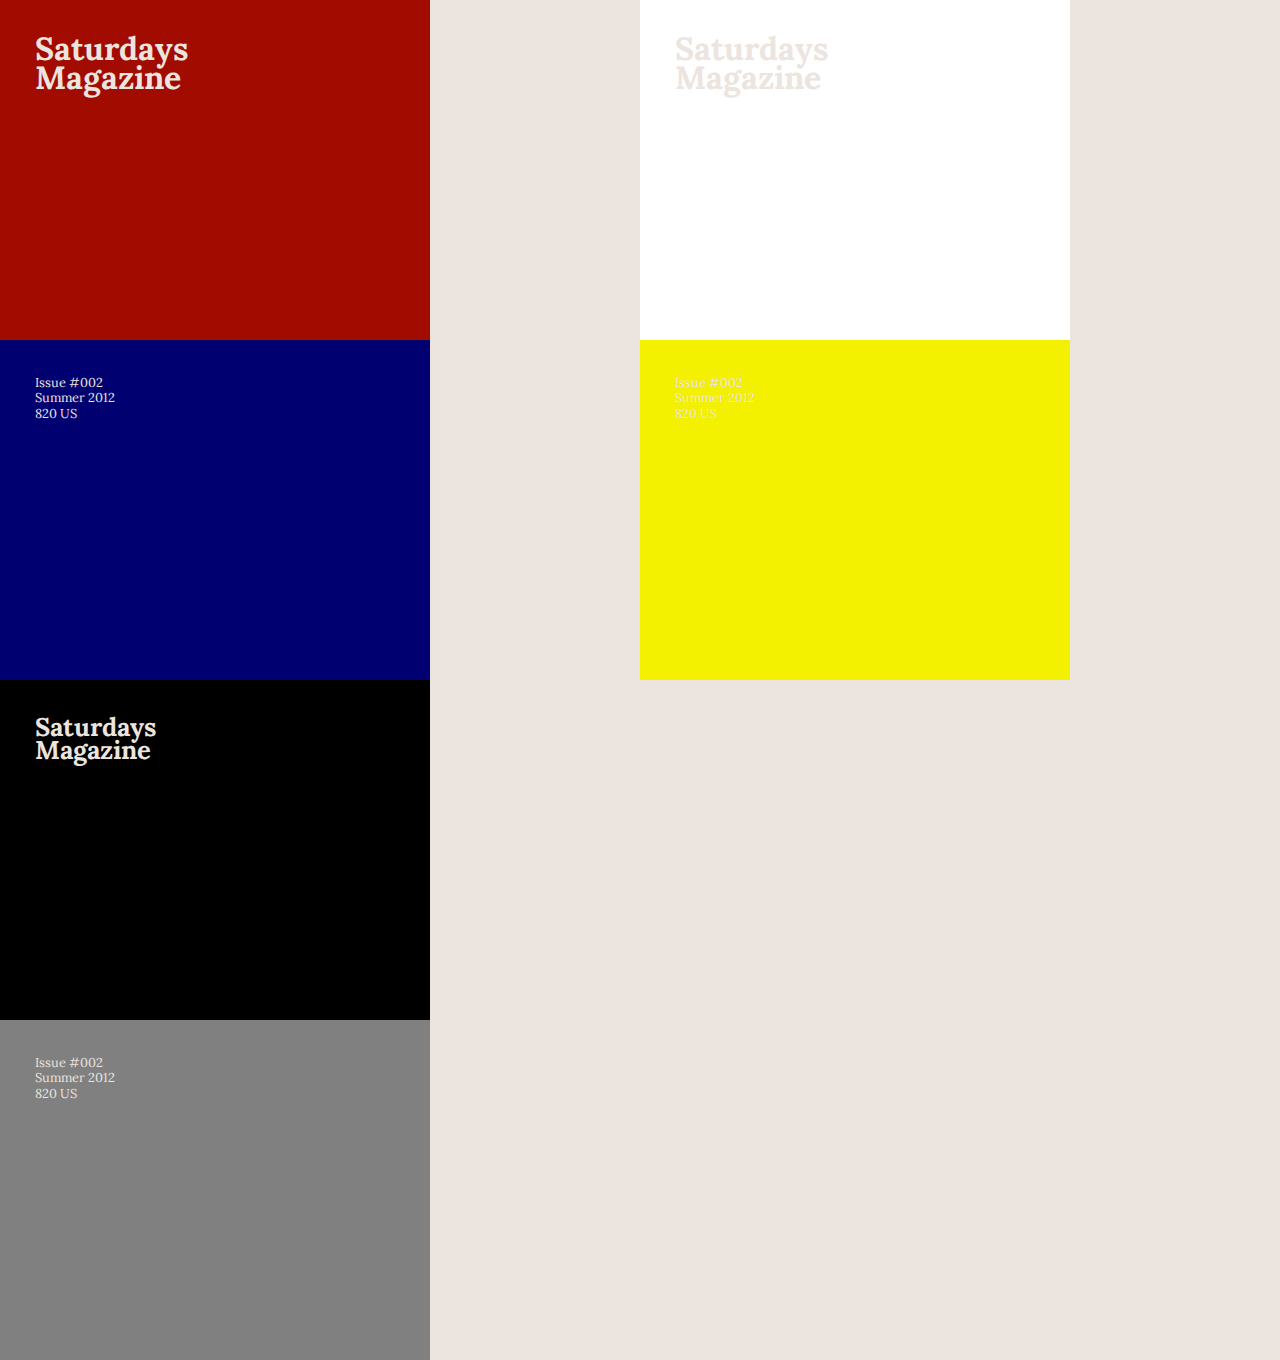
<file: index.html>
<!DOCTYPE html>
<html lang="en">
  <head>
    <meta charset="UTF-8" />
    <meta name="viewport" content="width=device-width, initial-scale=1.0" />
    <link rel="stylesheet" href="styles/fr.css" />

    <title>SJ</title>
  </head>
  <body>
    <div class="wrapper">
      <div class="poster">
        <div class="box box-1">
          <h1>Saturdays<br />Magazine</h1>
        </div>
        <div class="box box-2">
          <p>Issue #002<br />Summer 2012<br />820 US</p>
        </div>
      </div>

      <div class="poster">
        <div class="box box-3">
          <h1>Saturdays<br />Magazine</h1>
        </div>
        <div class="box box-4">
          <p>Issue #002<br />Summer 2012<br />820 US</p>
        </div>
      </div>

      <div class="poster">
        <div class="box box-5">
          <h1>Saturdays<br />Magazine</h1>
        </div>
        <div class="box box-6">
          <p>Issue #002<br />Summer 2012<br />820 US</p>
        </div>
      </div>
    </div>
  </body>
</html>
</file>
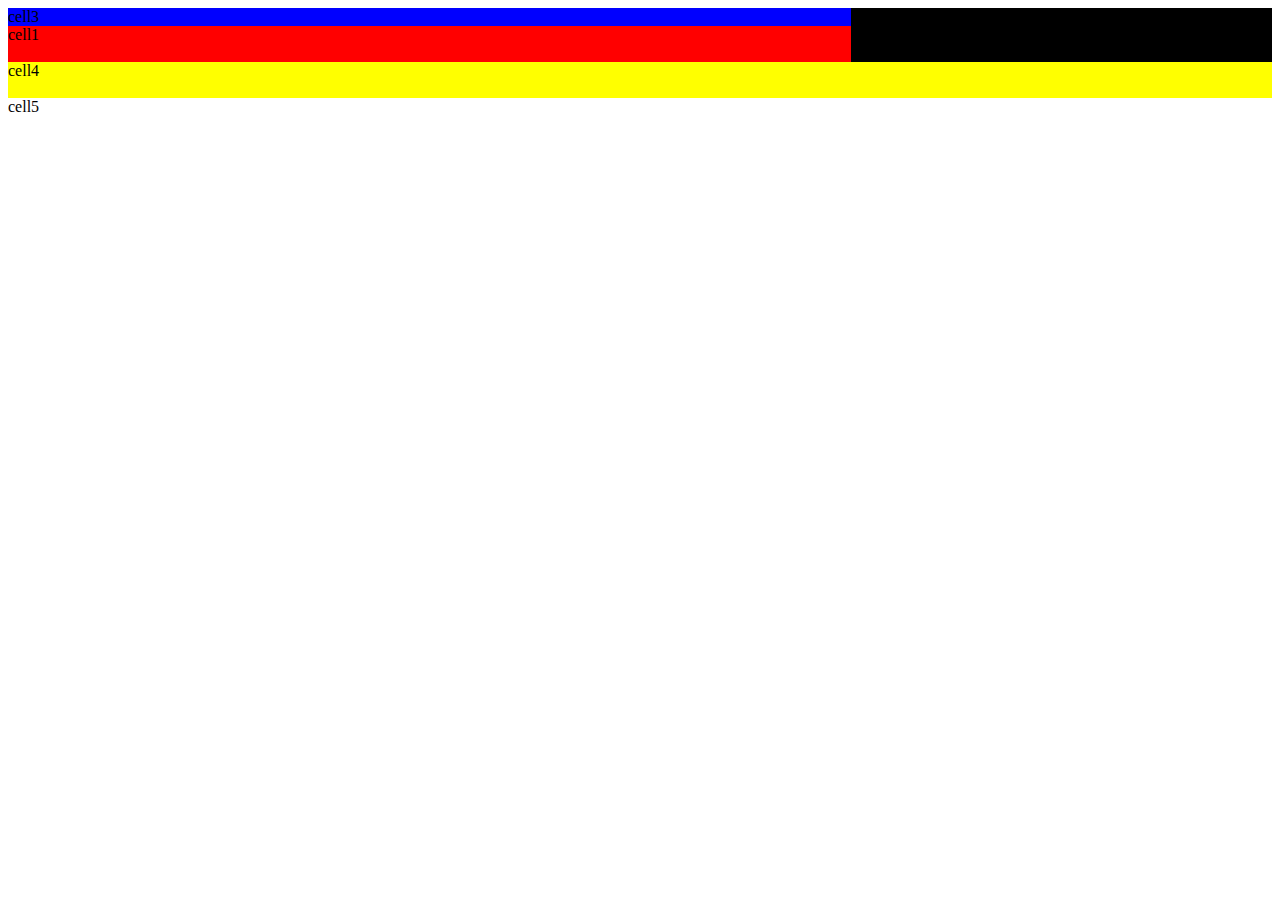
<file: area.html>
<!DOCTYPE html>
<html lang="en">
  <head>
    <meta charset="UTF-8" />
    <meta name="viewport" content="width=device-width, initial-scale=1.0" />
    <style>
      .container {
        display: grid;
        grid-template-columns: 1fr 1fr 1fr;
        grid-template-rows: 1fr 1fr 1fr 1fr 1fr;
        grid-template-areas:
          "c c b"
          "a a b"
          "a a b"
          "d d d "
          "d d d ";
      }

      .cell-1 {
        grid-area: a;
        background: red;
      }
      .cell-2 {
        background: black;
        grid-area: b;
      }
      .cell-3 {
        background: blue;
        grid-area: c;
      }
      .cell-4 {
        background: yellow;
        grid-area: d;
      }
    </style>
    <title>Document</title>
  </head>
  <body>
    <div class="container">
      <div class="cell-1">cell1</div>
      <div class="cell-2">cell2</div>
      <div class="cell-3">cell3</div>
      <div class="cell-4">cell4</div>
      <div class="cell-5">cell5</div>
    </div>
  </body>
</html>
</file>
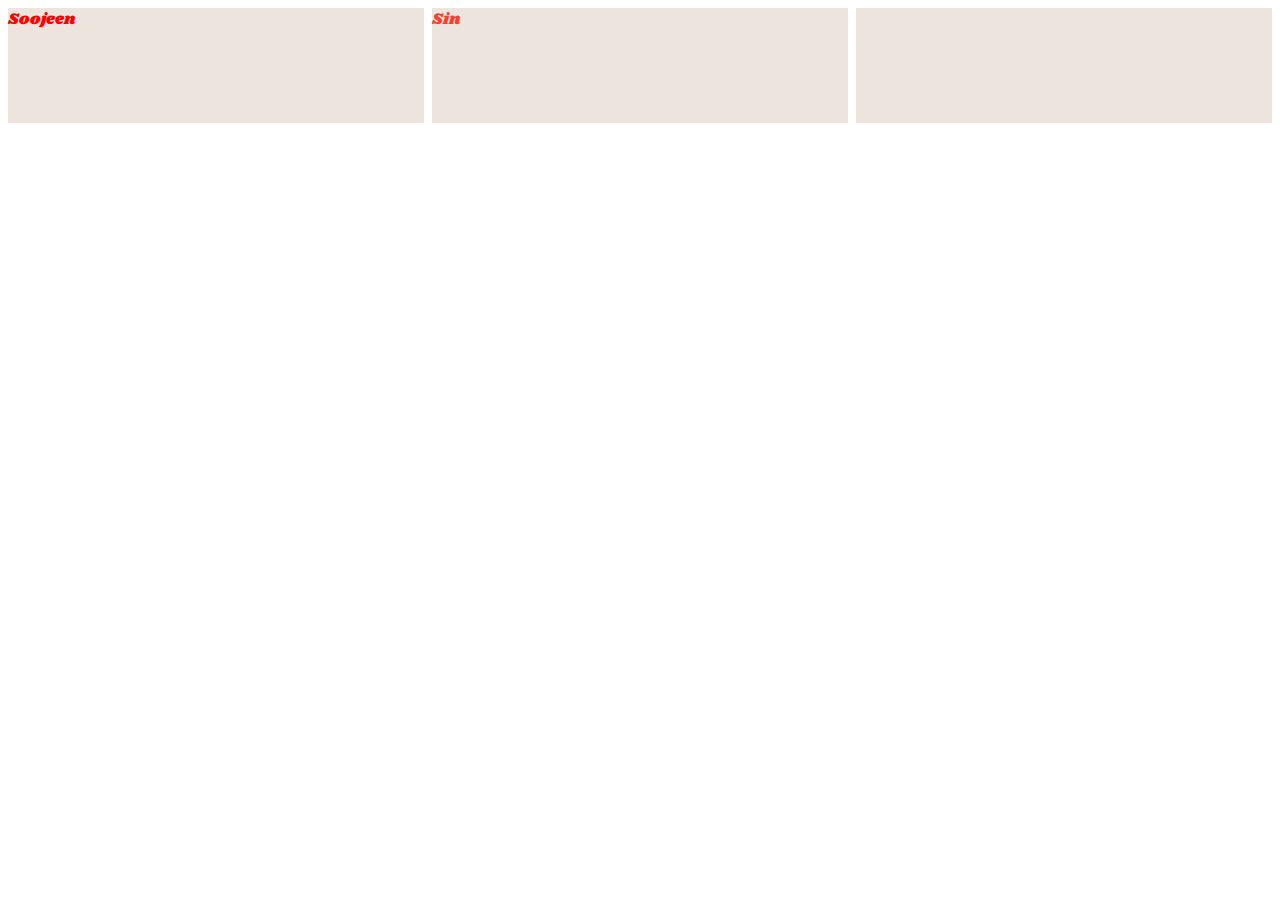
<file: main.html>
<!DOCTYPE html>
<html lang="en">
  <head>
    <meta charset="UTF-8" />
    <meta name="viewport" content="width=device-width, initial-scale=1.0" />
    <style>
      @import url('https://fonts.googleapis.com/css?family=Shrikhand&display=swap');

      html {
        font-family: 'Shrikhand', cursive;
      }

      .container {
        display: grid;
        grid-template-columns: 1fr 1fr 1fr;
        grid-template-rows: 1fr 1fr 1fr;
        grid-gap: 0.5em;
      }

      .item {
        background: #ede4de;
        
      }

      .item-1 {
       color: red;

      }

      .item-2 {
        color: #f93f32;
      }

      .item-3 {
        color: #ede4de;
      }
    </style>
    <title>Document</title>
  </head>
  <body>
    <div class="container">
      <div class="item item-1"><span>Soojeen</span></div>
      <div class="item item-2">Sin</div>
      <div class="item item-3">Lorem ipsum dolor sit, amet consectetur adipisicing elit. Dicta repellendus delectus ad cupiditate. Ducimus exercitationem voluptatum, quia eius iusto magnam tempore, facilis iure sit quos veniam deserunt libero dignissimos debitis.<d/div>
    </div>
  </body>
</html>
</file>
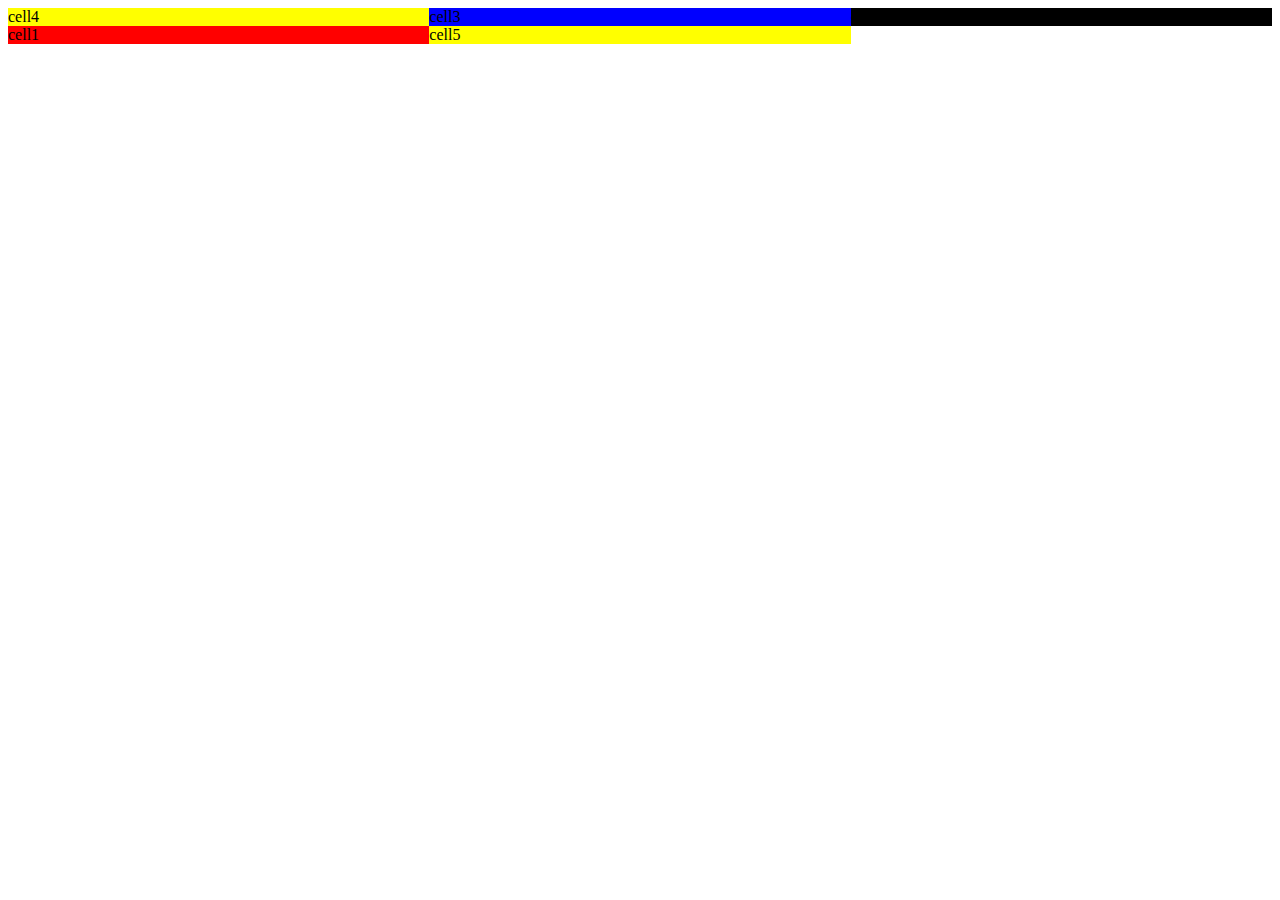
<file: order-property.html>
<!DOCTYPE html>
<html lang="en">
  <head>
    <meta charset="UTF-8" />
    <meta name="viewport" content="width=device-width, initial-scale=1.0" />
    <style>
      .container {
        display: grid;
        grid-template-columns: 1fr 1fr 1fr;
        grid-template-rows: 1fr 1fr 1fr 1fr 1fr;
      }

      .cell-1 {
        order: 1;
        background: red;
      }
      .cell-2 {
        background: black;
        order: 0;
      }
      .cell-3 {
        background: blue;
        order: -1;
      }
      .cell-4 {
        background: yellow;
        order: -3;
      }

      .cell-5 {
        background: yellow;
        order: 3;
      }
    </style>
    <title>Document</title>
  </head>
  <body>
    <div class="container">
      <div class="cell-1">cell1</div>
      <div class="cell-2">cell2</div>
      <div class="cell-3">cell3</div>
      <div class="cell-4">cell4</div>
      <div class="cell-5">cell5</div>
    </div>
  </body>
</html>
</file>
<file: styles/fr.css>
@import url("https://fonts.googleapis.com/css?family=Lora&display=swap");

html {
  background: #ece4de;
}
* {
  margin: 0;
  padding: 0;
}

h1 {
  font-size: 4.5em;
  line-height: 0.9em;
  font-family: "Lora", serif;
  color: #ece4de;
  margin-left: auto;
  margin-right: 0;
}

p {
  font-size: 1em;
  line-height: 1.2em;
  font-family: "Lora", serif;
  color: #ece4de;
  padding-top: 0px;
}

.wrapper {
  min-height: 100vh;
  display: grid;
  grid-template-columns: minmax(300px, 1fr) minmax(300px, 1fr) minmax(
      300px,
      1fr
    );
  grid-template-rows: repeat(2, 1fr);
  align-content: center;
  grid-gap: 0px;
}

.box {
  height: 40vh;
  padding: 50px;
}

.box-1 {
  background: #a10b00;
  /* grid-column: 2 / 4; */
  /* justify-self: stretch; */
}
.box-2 {
  background: #000070;
  font-size: 0.8em;
  line-height: 1.5em;
}
.box-3 {
  color: black;
  background: white;
}
/* 
.box-3 h1 {
  color: black;
}

.box-4 p {
  color: black;
  padding-top: 0px;
  margin: 0px;
} */

.box-5 {
  background: black;
  color: white;
  font-size: 0.8em;
  line-height: 1.5em;
}

.box-6 {
  background: grey;
  color: white;
  font-size: 0.8em;
  line-height: 1.5em;
}

.box-4 {
  background: #f3f000;
  font-size: 0.8em;
  line-height: 1.5em;
}
@media (max-width: 1500px) {
  .wrapper {
    grid-template-columns: 1fr 1fr;
    grid-template-rows: auto;
  }

  .box {
    width: 40vh;
    height: 30vh;
    padding: 35px;
  }
  h1 {
    font-size: 2em;
  }
}

@media (max-width: 968px) {
  .wrapper {
    grid-template-columns: 1fr;
    grid-template-rows: auto;
  }

  .box {
    width: 35vh;
    height: 30vh;
    padding: 35px;
  }
  h1 {
    font-size: 2em;
  }
  .poster {
    margin-bottom: 40px;
  }
}

@media (max-width: 375px) {
  .wrapper {
    grid-template-columns: 1fr;
    grid-template-rows: auto;
  }

  .box {
    width: 30vh;
    height: 30vh;
    padding: 35px;
  }
}
</file>
